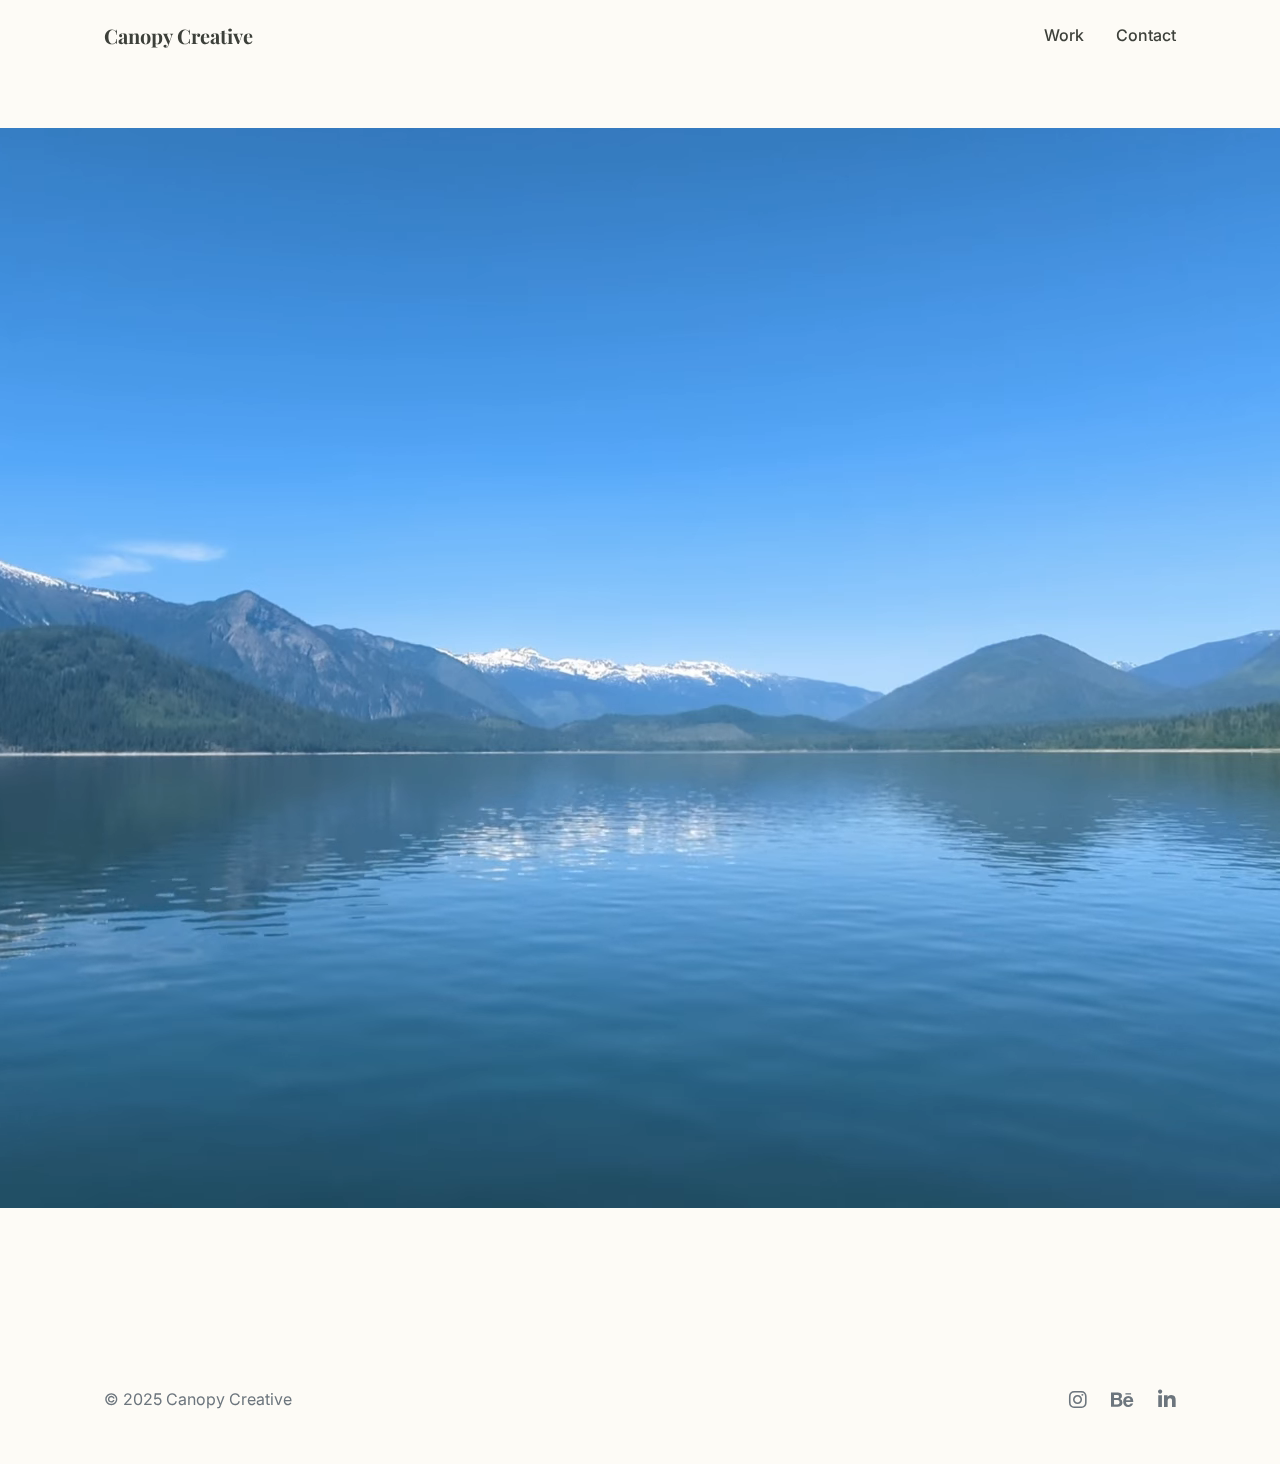
<file: index.html>
<!DOCTYPE html>
<html lang="en">
<head>
    <meta charset="UTF-8">
    <meta name="viewport" content="width=device-width, initial-scale=1.0">
    <title>Canopy Creative</title>
    <link rel="stylesheet" href="style.css">
    <link rel="stylesheet" href="https://cdnjs.cloudflare.com/ajax/libs/font-awesome/6.2.0/css/all.min.css">
</head>
<body>
    <div class="page-shell">
        <header class="header">
            <nav class="nav container">
                <a href="./index.html" class="nav__logo">Canopy Creative</a>
                <ul class="nav__links">
                    <li><a href="./work.html" class="nav__link">Work</a></li>
                    <li><a href="./contact.html" class="nav__link">Contact</a></li>
                </ul>
            </nav>
        </header>
        <main id="main-content">
            <section class="hero section">
                <video class="hero__video-background" autoplay loop muted playsinline>
                    <source src="assets/heroloop.webm" type="video/webm">
                    <source src="assets/heroloop.mp4" type="video/mp4">
                    Your browser does not support the video tag.
                </video>
                <div class="hero__container container">
                    <h1 class="hero__title fade-in">Crafting brands that grow <br> and stories that connect</h1>
                    <p class="hero__subtitle fade-in">We are Canopy Creative, a design collective based in Cobourg</p>
                    <a href="./work.html" class="button fade-in">View Our Work</a>
                    <p class="hero__about-text fade-in">From initial concept to final execution, we create designs that are captivating and enduring.  Whether you're a startup finding your voice or an established brand seeking a refresh, we're here to help you make a lasting impression.</p>
                </div>
            </section>
        </main>
        <footer class="footer">
            <div class="footer__container container">
                <p class="footer__copyright">© 2025 Canopy Creative</p>
                <div class="footer__socials">
                    <a href="https://www.instagram.com/" class="footer__social-link"><i class="fa-brands fa-instagram"></i></a>
                    <a href="https://www.behance.net/" class="footer__social-link"><i class="fa-brands fa-behance"></i></a>
                    <a href="https://www.linkedin.com/" class="footer__social-link"><i class="fa-brands fa-linkedin-in"></i></a>
                </div>
            </div>
        </footer>
    </div>
    <script src="script.js"></script>
</body>
</html>
</file>
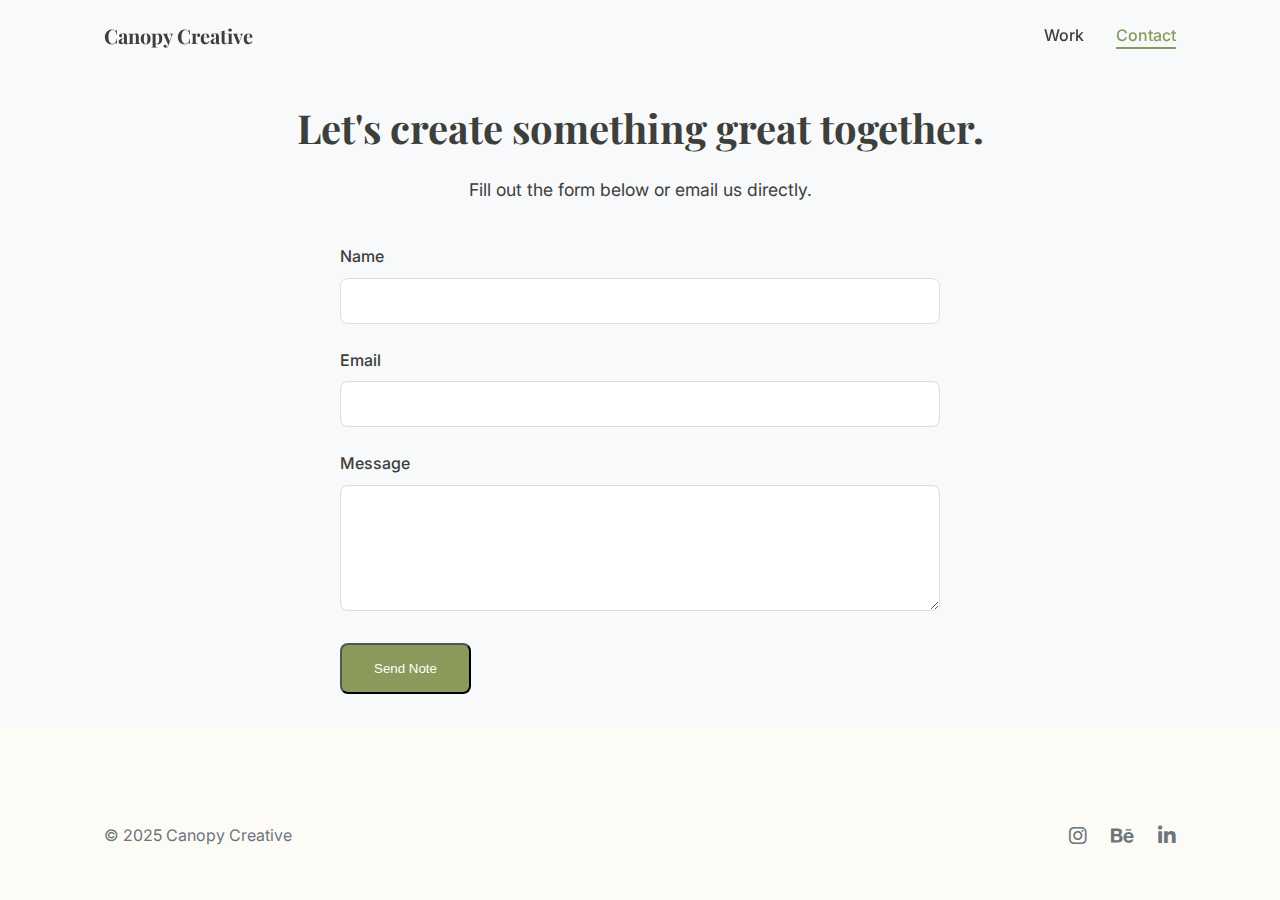
<file: contact.html>
<!DOCTYPE html>
<html lang="en">
<head>
    <meta charset="UTF-8">
    <meta name="viewport" content="width=device-width, initial-scale=1.0">
    <title>Contact | Canopy Creative</title>
    <link rel="stylesheet" href="style.css">
    <link rel="stylesheet" href="https://cdnjs.cloudflare.com/ajax/libs/font-awesome/6.2.0/css/all.min.css">
</head>
<body>
    <div class="page-shell">
        <header class="header">
            <nav class="nav container">
                <a href="./index.html" class="nav__logo">Canopy Creative</a>
                <ul class="nav__links">
                    <li><a href="./work.html" class="nav__link">Work</a></li>
                    <li><a href="./contact.html" class="nav__link">Contact</a></li>
                </ul>
            </nav>
        </header>
        <main id="main-content">
            <section class="contact section">
                <div class="contact__container container">
                    <div class="contact__content fade-in">
                        <h2 class="section__title">Let's create something great together.</h2>
                        <p class="contact__description">Fill out the form below or email us directly.</p>
                        <form action="https://formspree.io/f/YOUR_UNIQUE_ID" method="POST" class="contact__form">
                            <div class="form__group">
                                <label for="name" class="form__label">Name</label>
                                <input type="text" id="name" name="name" class="form__input" required>
                            </div>
                            <div class="form__group">
                                <label for="email" class="form__label">Email</label>
                                <input type="email" id="email" name="email" class="form__input" required>
                            </div>
                            <div class="form__group">
                                <label for="message" class="form__label">Message</label>
                                <textarea id="message" name="message" rows="5" class="form__input" required></textarea>
                            </div>
                            <button type="submit" class="button">Send Note</button>
                        </form>
                    </div>
                </div>
            </section>
        </main>
        <footer class="footer">
            <div class="footer__container container">
                <p class="footer__copyright">© 2025 Canopy Creative</p>
                <div class="footer__socials">
                    <a href="https://www.instagram.com/" class="footer__social-link"><i class="fa-brands fa-instagram"></i></a>
                    <a href="https://www.behance.net/" class="footer__social-link"><i class="fa-brands fa-behance"></i></a>
                    <a href="https://www.linkedin.com/" class="footer__social-link"><i class="fa-brands fa-linkedin-in"></i></a>
                </div>
            </div>
        </footer>
    </div>
    <script src="script.js"></script>
</body>
</html>
</file>
<file: style.css>
/* ===== GOOGLE FONTS ===== */
@import url('https://fonts.googleapis.com/css2?family=Playfair+Display:wght@700&family=Inter:wght@400;500&display=swap');

/* ===== CSS VARIABLES ===== */
:root {
    /* Colors */
    --bg-color: #FDFBF6;
    --text-color: #3D403A;
    --accent-color: #8A9A5B;
    --accent-dark-color: #6A7D45;
    --card-bg-color: #FFFFFF;
    --footer-bg-color: #F8F9FA;

    /* Typography */
    --title-font: 'Playfair Display', serif;
    --body-font: 'Inter', sans-serif;
}

/* ===== BASE STYLES ===== */
* {
    margin: 0;
    padding: 0;
    box-sizing: border-box;
}

html {
    scroll-behavior: smooth;
}

body {
    font-family: var(--body-font);
    background-color: var(--bg-color);
    color: var(--text-color);
    line-height: 1.6;
}

h1, h2, h3 {
    font-family: var(--title-font);
    font-weight: 700;
}

a {
    text-decoration: none;
    color: inherit;
}

ul {
    list-style: none;
}

img {
    max-width: 100%;
    height: auto;
    display: block;
}


/* ===== REUSABLE CSS CLASSES ===== */
.container {
    max-width: 1120px;
    margin-left: auto;
    margin-right: auto;
    padding: 0 1.5rem;
}

.section {
    padding: 6rem 0 2rem;
}

.section__title {
    font-size: 2.5rem;
    text-align: center;
    margin-bottom: 3rem;
    color: var(--text-color);
}

.button {
    display: inline-block;
    background-color: var(--accent-color);
    color: #fff;
    padding: 1rem 2rem;
    border-radius: 0.5rem;
    font-weight: 500;
    transition: background-color 0.3s ease;
}

.button:hover {
    background-color: var(--accent-dark-color);
}

/* ===== HEADER & NAV ===== */
.header {
    position: fixed;
    top: 0;
    left: 0;
    width: 100%;
    z-index: 100;
    transition: background-color 0.4s, box-shadow 0.4s;
}

.nav {
    height: 4.5rem;
    display: flex;
    justify-content: space-between;
    align-items: center;
}

.nav__logo {
    font-weight: 700;
    font-family: var(--title-font);
    font-size: 1.25rem;
}

.nav__links {
    display: flex;
    gap: 2rem;
}

.nav__link {
    font-weight: 500;
    position: relative;
    padding-bottom: 0.25rem;
}

.nav__link::after {
    content: '';
    position: absolute;
    bottom: 0;
    left: 0;
    width: 0;
    height: 2px;
    background-color: var(--accent-color);
    transition: width 0.3s ease;
}

.nav__link:hover::after {
    width: 100%;
}

/* Add background to header on scroll */
.header.scrolled {
    background-color: rgba(253, 251, 246, 0.9);
    backdrop-filter: blur(10px);
    box-shadow: 0 2px 4px rgba(0,0,0,0.05);
}

/* ===== HERO SECTION ===== */
.hero.section {
    padding: 8rem 0;
    text-align: center;
    min-height: 80vh;
    display: flex;
    align-items: center;
    justify-content: center;
}

.hero__title {
    font-size: 4rem;
    margin-bottom: 1rem;
    line-height: 1.2;
}

.hero__subtitle {
    font-size: 1.25rem;
    margin-bottom: 2.5rem;
    color: #6c757d;
}

/* ===== WORK SECTION ===== */
.work__grid {
    display: grid;
    grid-template-columns: repeat(2, 1fr);
    gap: 2rem;
}

.work__item {
    position: relative;
    overflow: hidden;
    border-radius: 0.5rem;
    box-shadow: 0 4px 15px rgba(0,0,0,0.05);
    transition: transform 0.3s ease, box-shadow 0.3s ease;
}

.work__item:hover {
    transform: translateY(-5px);
    box-shadow: 0 8px 25px rgba(0,0,0,0.1);
}

.work__img {
    width: 100%;
    height: 100%;
    object-fit: cover;
    transition: transform 0.4s ease;
}

.work__item:hover .work__img {
    transform: scale(1.05);
}

.work__details {
    position: absolute;
    bottom: 0;
    left: 0;
    width: 100%;
    padding: 1.5rem;
    background: linear-gradient(to top, rgba(0,0,0,0.7), transparent);
    color: #fff;
}

.work__title {
    font-size: 1.5rem;
    margin-bottom: 0.25rem;
}

.work__description {
    font-size: 0.9rem;
}

/* ===== ABOUT SECTION ===== */
.about__container {
    max-width: 768px;
    text-align: center;
}

.about__text {
    font-size: 1.1rem;
    margin-bottom: 1.5rem;
    color: #555;
}

/* ===== CONTACT SECTION ===== */
.contact.section {
    background-color: var(--footer-bg-color);
}

.contact__container {
    text-align: center;
}

.contact__content .section__title {
    margin-bottom: 1rem;
}

.contact__description {
    margin-bottom: 2.5rem;
    font-size: 1.1rem;
}

/* ===== FOOTER ===== */
.footer {
    padding: 3rem 1.5rem;
}

.footer__container {
    display: flex;
    justify-content: space-between;
    align-items: center;
}

.footer__copyright {
    color: #6c757d;
}

.footer__socials {
    display: flex;
    gap: 1.5rem;
}

.footer__social-link {
    font-size: 1.25rem;
    color: #6c757d;
    transition: color 0.3s ease;
}

.footer__social-link:hover {
    color: var(--accent-color);
}


/* ===== FADE-IN ANIMATION ===== */
.fade-in {
    opacity: 0;
    transform: translateY(20px);
    transition: opacity 0.6s ease-out, transform 0.6s ease-out;
}

.fade-in.is-visible {
    opacity: 1;
    transform: translateY(0);
}

/* ===== PAGE TRANSITIONS ===== */
.page-wrapper {
    opacity: 1;
    transition: opacity 0.4s ease-in-out;
}

body.fade-out .page-wrapper {
    opacity: 0;
}

/* ===== ACTIVE NAV LINK ===== */
/* This highlights the current page in the navigation */
.nav__link.active {
    color: var(--accent-color);
}
.nav__link.active::after {
    width: 100%;
    background-color: var(--accent-color);
}

/* ===== Add these new/updated styles to your style.css file ===== */

/* ===== PAGE SHELL ===== */
/* This wrapper holds the persistent elements (header/footer) */
.page-shell {
    display: flex;
    flex-direction: column;
    min-height: 100vh;
}

main {
    flex-grow: 1;
}

/* ===== PAGE TRANSITION FOR MAIN CONTENT ===== */
#main-content {
    transition: opacity 0.4s ease-in-out;
}
#main-content.fade-out {
    opacity: 0;
}

/* ===== ABOUT DETAILED SECTION ===== */
.about-detailed__container {
    display: grid;
    grid-template-columns: 1fr 2fr;
    align-items: center;
    gap: 4rem;
}
.about-detailed__img {
    width: 100%;
    max-width: 400px;
    border-radius: 0.5rem;
    justify-self: center;
}
.section__title--left {
    font-size: 2.5rem;
    text-align: left;
    margin-bottom: 1.5rem;
}

/* ===== CONTACT FORM ===== */
.contact__form {
    max-width: 600px;
    margin: 2rem auto 0 auto;
    text-align: left;
}
.form__group {
    margin-bottom: 1.5rem;
}
.form__label {
    display: block;
    margin-bottom: 0.5rem;
    font-weight: 500;
}
.form__input {
    width: 100%;
    padding: 0.75rem 1rem;
    border: 1px solid #ddd;
    border-radius: 0.5rem;
    background-color: #fff;
    font-family: var(--body-font);
    font-size: 1rem;
    transition: border-color 0.3s, box-shadow 0.3s;
}
.form__input:focus {
    outline: none;
    border-color: var(--accent-color);
    box-shadow: 0 0 0 3px rgba(138, 154, 91, 0.2);
}

/* ===== RESPONSIVE DESIGN (FOR MOBILE) ===== */
@media (max-width: 768px) {
    .section {
        padding: 4rem 0 1rem;
    }
    
    .nav {
        height: 4rem;
    }

    .nav__links {
        display: none; /* Simplification for one-pager on mobile */
    }

    .hero__title {
        font-size: 2.5rem;
    }

    .hero__subtitle {
        font-size: 1rem;
    }

    .section__title {
        font-size: 2rem;
    }
    
    .work__grid {
        grid-template-columns: 1fr;
        gap: 1.5rem;
    }

    .footer__container {
        flex-direction: column;
        gap: 1.5rem;
    }

    .about-detailed__container {
        grid-template-columns: 1fr;
        gap: 2rem;
        text-align: center;
    }
    .section__title--left {
        text-align: center;
    }
}
</file>
